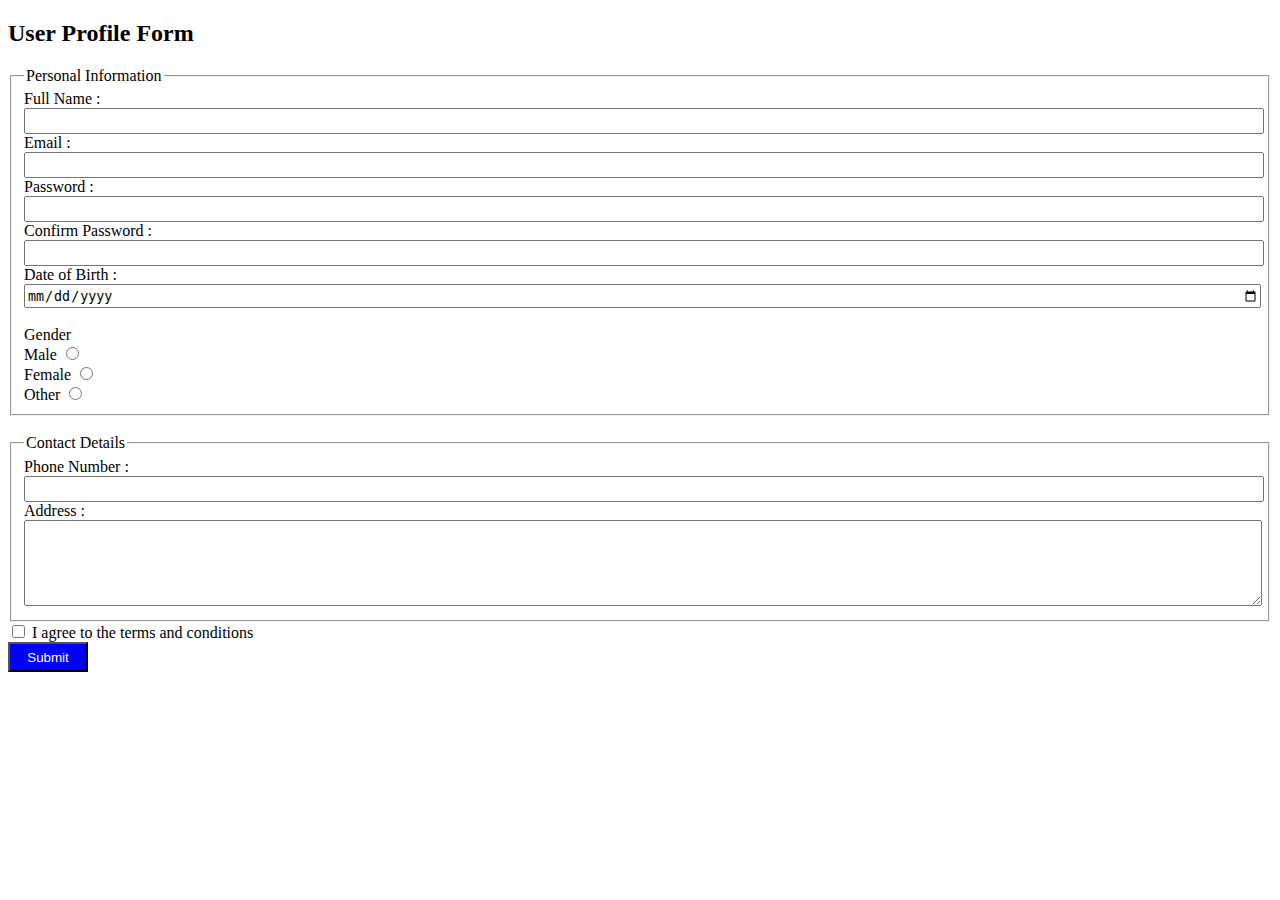
<file: form/index.html>
<!DOCTYPE html>
<html>
    <head>
        <meta charset="UTF-8">
        <meta name="viewport" content="width=device-width, initial-scale=1.0">
        <title>Form</title>
    </head>
    <body>
        <form><h2>User Profile Form</h2>
            <fieldset>
                <legend>Personal Information</legend>
                <label for="fullname">Full Name :</label>
                <input type="text" id="fullname" style="width: 100%; height:20px"><br>
                <label for="email">Email :</label>
                <input type="text" id="email" style="width: 100%; height:20px"><br>
                <label for="password">Password :</label>
                <input type="password" id="password" style="width: 100%; height:20px"><br>
                <label for="cpassword">Confirm Password :</label>
                <input type="password" id="cpassword" style="width: 100% ; height:20px"><br>
                <label for="dob">Date of Birth</label> :</label>
                <input type="date" id="dob" style="width: 100% ; height:20px"><br><br>
                <label for="Gender">Gender </label><br>
                <label for="male">Male</label>
                <input type="radio" name="radio" id="male"><br>
                <label for="female">Female</label>
                <input type="radio" id="female" name="radio"><br>
                <label for="other">Other</label>
                <input type="radio" id="other" name="radio"><br>
            </fieldset><br>
            <fieldset>
                <legend>Contact Details</legend>
                <label for="number">Phone Number :</label><br>
                <input type="number" id="number" style="width: 100%; height: 20px;"><br>

                <label for="address"> Address :</label><br>
                <textarea id="address" style="height: 80px; width:100%"></textarea>
            </fieldset>
            <input type="checkbox">
            <label>I agree to the terms and conditions</label><br>
            <button style="height: 30px; width: 80px; background: blue; color: white;">Submit</button>
        </form>
    </body>
</html>
</file>
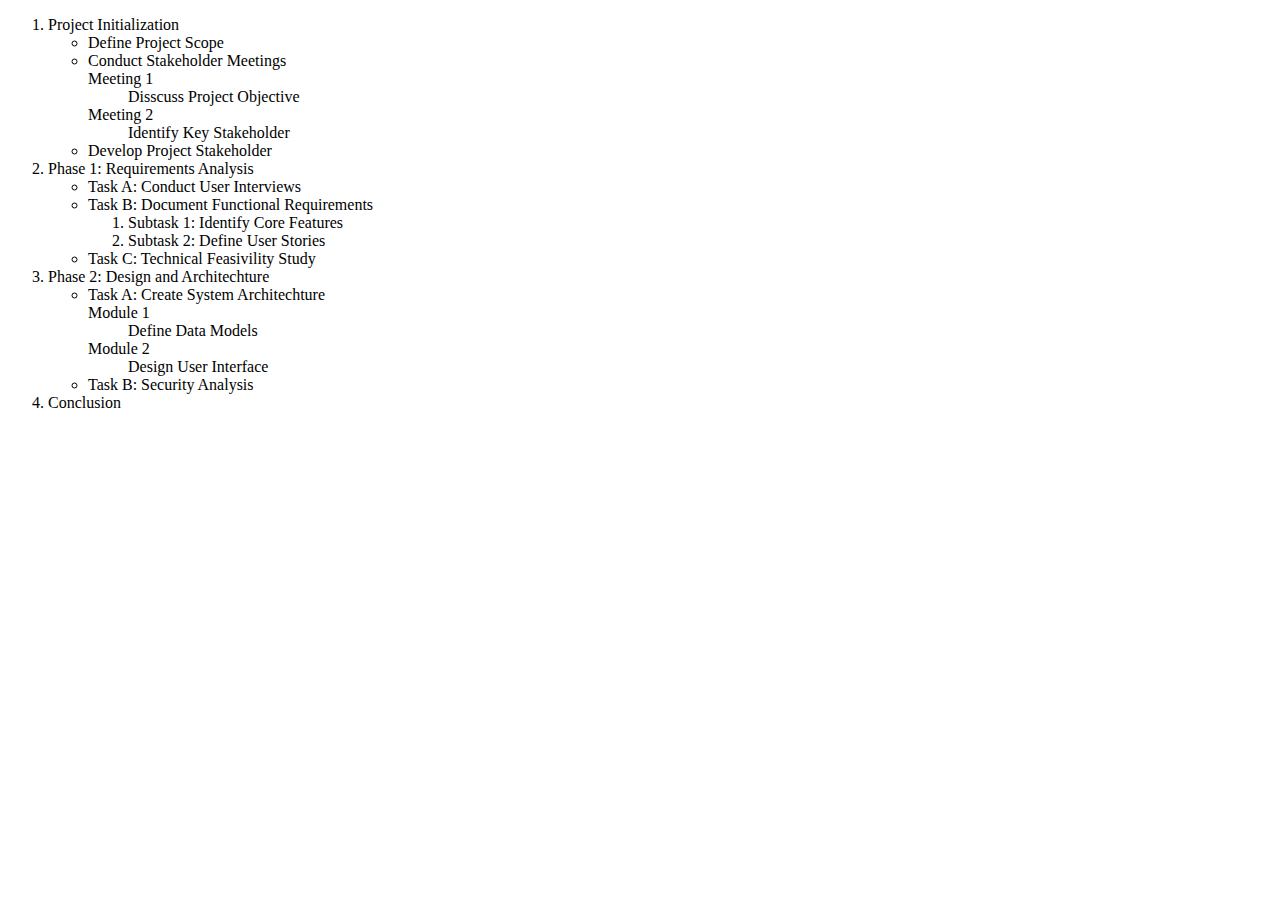
<file: list/index.html>
<!DOCTYPE html>
<html>
    <head>
        <meta charset="UTF-8">
        <meta name="viewport" content="width=device-width, initial-scale=1.0">
        <title>List</title>
    </head>
    <body>
        <ol>
            <li>Project Initialization</li>
            <ul>
                <li>Define Project Scope</li>
                <li>Conduct Stakeholder Meetings</li>
                <dl>
                    <dt>Meeting 1</dt>
                    <dd>Disscuss Project Objective</dd>
                    <dt>Meeting 2</dt>
                    <dd>Identify Key Stakeholder</dd>
                </dl>
                <li>Develop Project Stakeholder</li>
            </ul>
            
            <li>Phase 1: Requirements Analysis</li>
            <ul>
                <li>Task A: Conduct User Interviews</li>
                <li>Task B: Document Functional Requirements</li>
                <ol>
                    <li>Subtask 1: Identify Core Features</li>
                    <li>Subtask 2: Define User Stories</li>
                </ol>
                <li>Task C: Technical Feasivility Study</li>
            </ul>

            <li>Phase 2: Design and Architechture</li>
            <ul>
                <li>Task A: Create System Architechture</li>
                <dl>
                    <dt>Module 1</dt>
                    <dd>Define Data Models</dd>
                    <dt>Module 2</dt>
                    <dd>Design User Interface</dd>
                </dl>
                <li>Task B: Security Analysis</li>
            </ul>
            <li>Conclusion</li>
        </ol>
    </body>
</html>
</file>
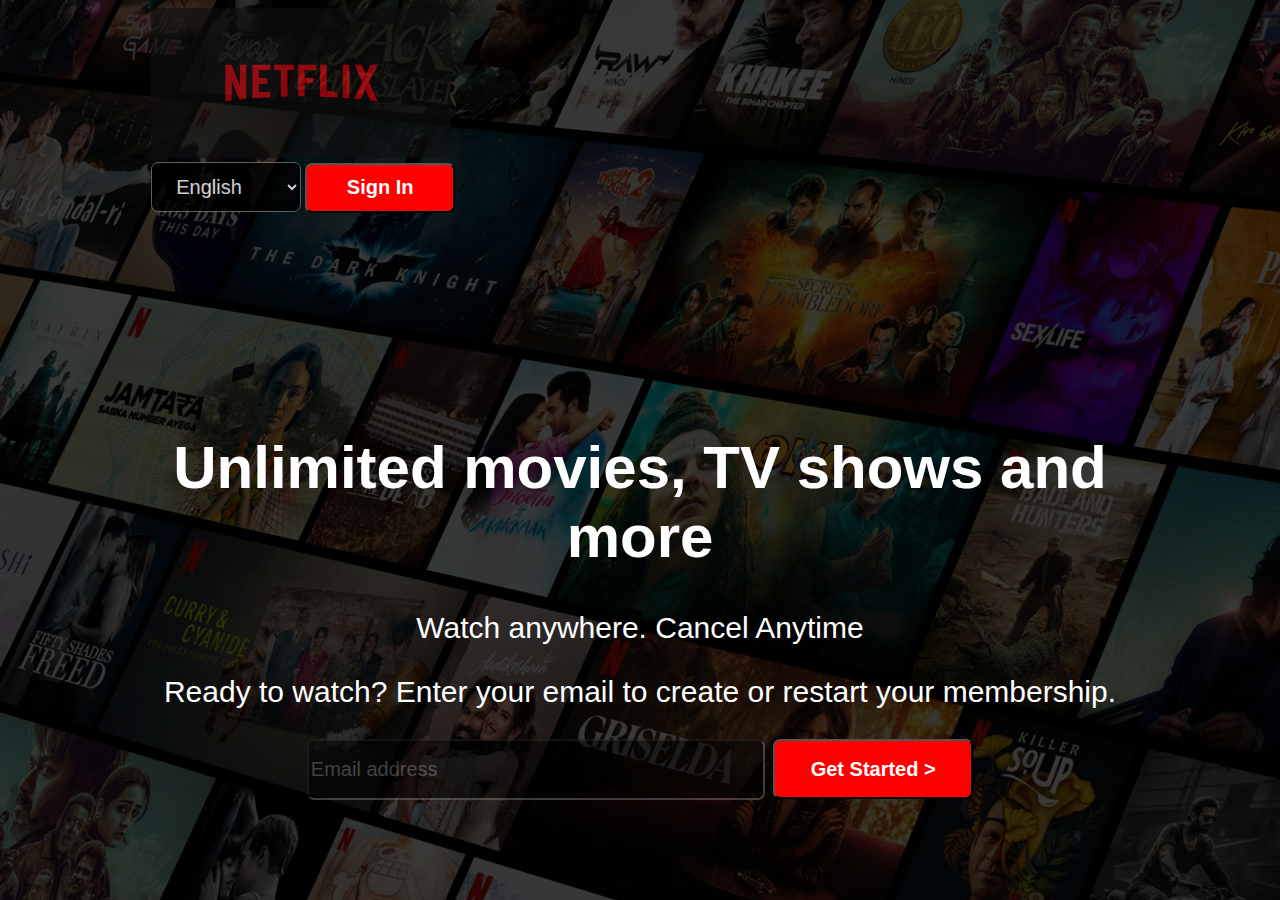
<file: netflix_page/index.html>
<!DOCTYPE html>
<html>
    <head>
        <meta charset="UTF-8">
            <meta name="viewport" content="width=device-width, initial-scale=1.0">
            <link rel="stylesheet" href="./style.css">
        <title>Netflix page</title>
    </head>
    <body>
        <div>
        <img class="logo" src="netflixlogo.jpg">
            <select id="c">
                <option>English</option>
                <option>Hindi</option>
                <option>Marathi</option>
            </select>
            <button id="d"><b>Sign In</b></button>
        </div>
        <div class="middle">
            <h1><b>Unlimited movies, TV shows and more</b></h1>
            <p>Watch anywhere. Cancel Anytime</p>
            <p>Ready to watch? Enter your email to create or restart your membership.</p>
            <input id="a" type="text" id="email" placeholder="Email address">
            <button id="b"><b>Get Started > </b></button>
        </div>
    </body>
</html>
</file>
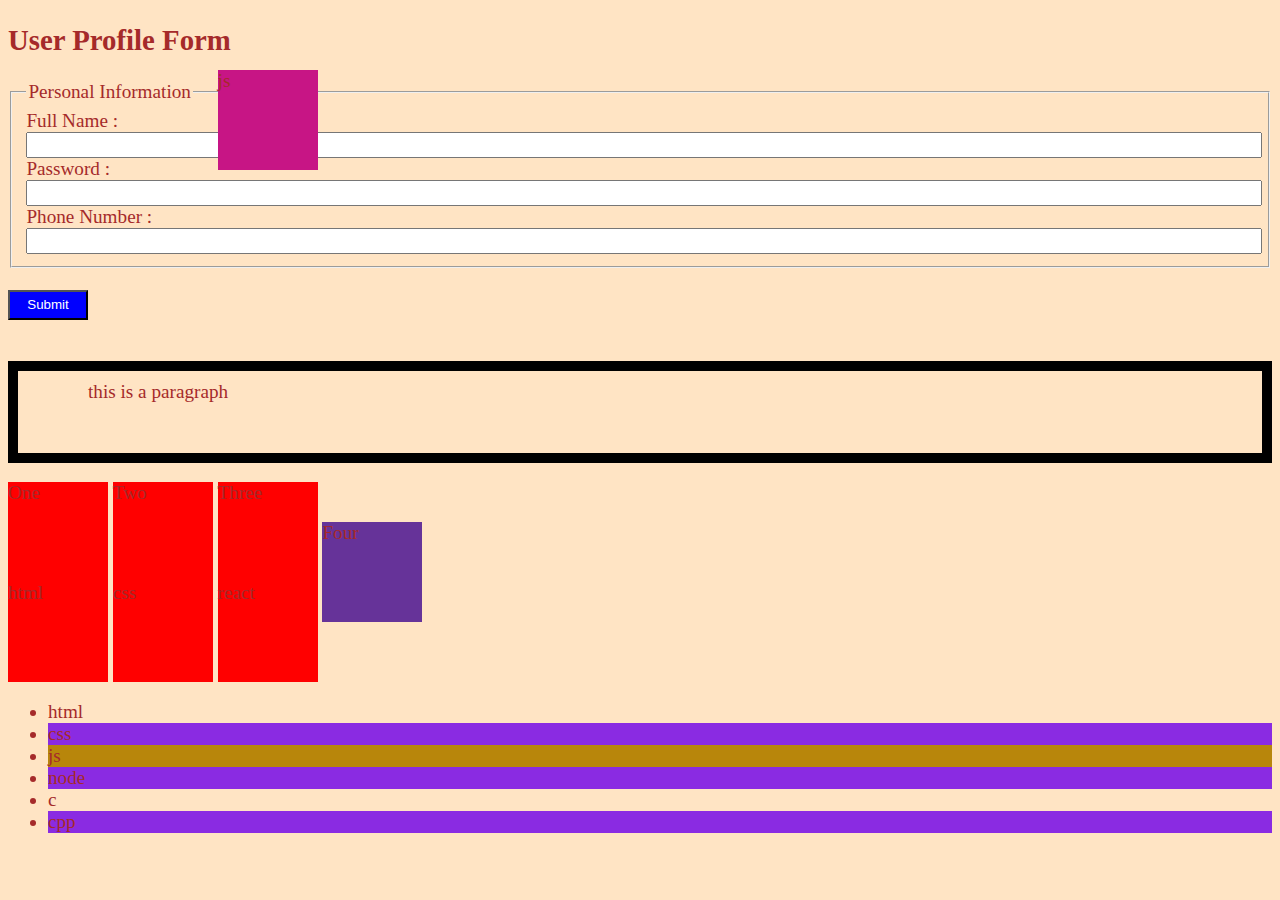
<file: popup_box/index.html>
<!DOCTYPE html>
<html>
    <head>
        <meta charset="UTF-8">
        <meta name="viewport" content="width=device-width, initial-scale=1.0">
        <link rel="stylesheet" href="./style.css">
        <script src="index.js"></script>
        <title>Popup</title>
    </head>
      
    <body>
        <form><h2>User Profile Form</h2>
            <fieldset>
                <legend>Personal Information</legend>
                <label for="username">Full Name :</label>
                <input type="text" id="username" name="username" style="width: 100%; height:20px" required><br>
                <label for="password">Password :</label>
                <input type="password" id="password" style="width: 100%; height:20px" required><br>
                <label for="number">Phone Number :</label>
                <input type="text" id="number" pattern="\d{1,10}" style="width: 100%; height:20px" required><br>
            </fieldset><br>
            <button style="height: 30px; width: 80px; background: blue; color: white;" onclick="myFunction()">Submit</span></button>
            <br>
            <br>
            <p>this is a paragraph</p>
        </form>
        <div class="parent">
            <div class="box" id="one">One</div>
            <div class="box" id="two">Two</div>
            <div class="box" id="three">Three</div>
            <div class="box" id="four">Four</div><br>
        </div>
        <div class="second">
            <div class="box" id="html">html</div>
            <div class="box" id="css">css</div>
            <div class="box" id="js">js</div>
            <div class="box" id="react">react</div>
        </div>
        <ul>
            <li>html</li>
            <li>css</li>
            <li>js</li>
            <li>node</li>
            <li>c</li>
            <li>cpp</li>
        </ul>
    </body>
</html>
</file>
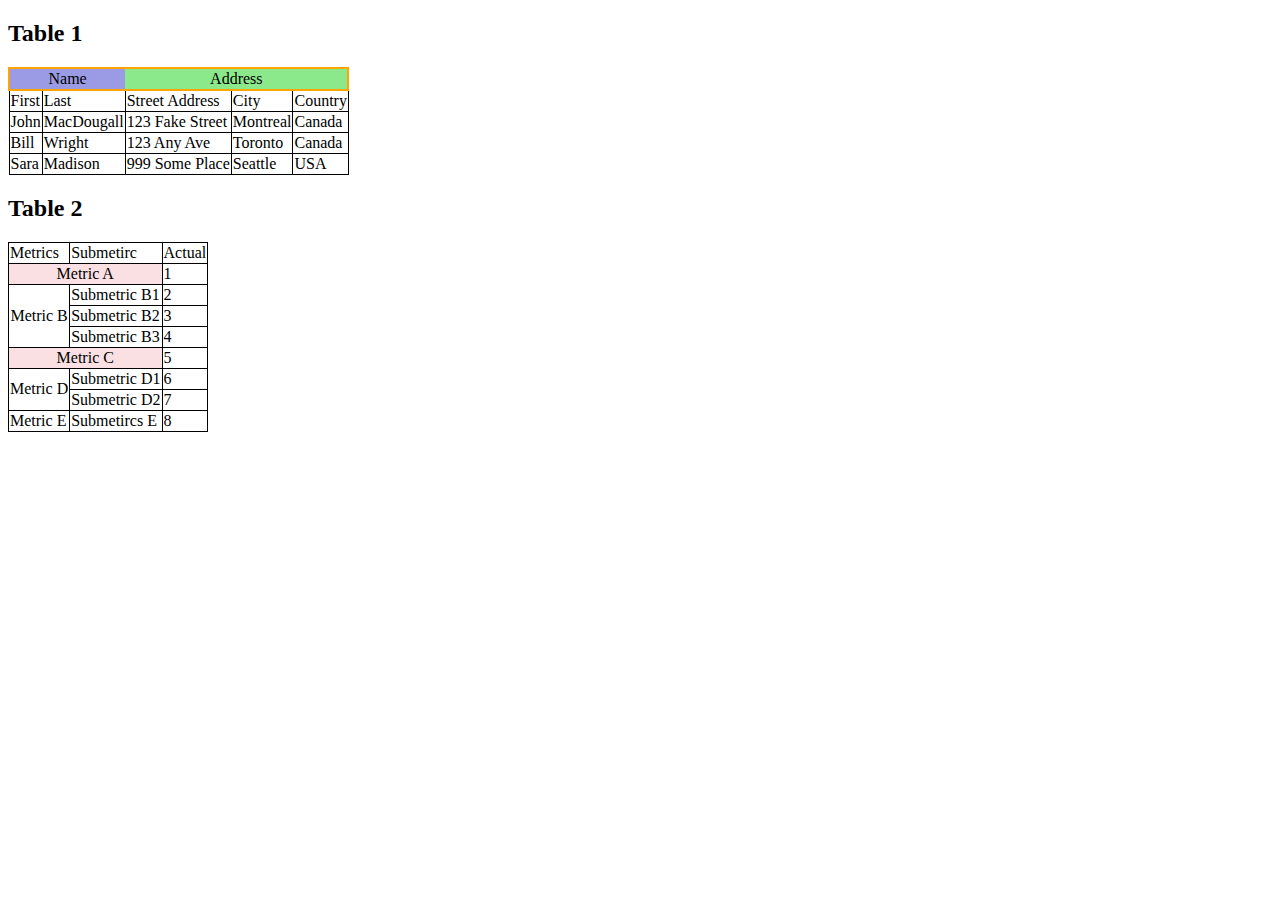
<file: table/index.html>
<!DOCTYPE html>
<html>
    <head>
        <meta charset="UTF-8">
        <meta name="viewport" content="width=device-width, initial-scale=1.0">
        <title>Table</title>
    </head>
    <body>
        <h2>Table 1</h2>
        <table style="border-collapse:collapse; border: 1px solid grey;">
                <tr style="border: 2px solid orange;">
                    <td colspan="2" style="background-color:rgb(155, 155, 229); text-align: center;">Name</td>
                    <td colspan="3" style="background-color:rgb(139, 233, 139); text-align: center;">Address</td>
                </tr>
                <tr style="border: 1px solid black;">
                    <td style="border: 1px solid black;">First</td>
                    <td style="border: 1px solid black;">Last</td>
                    <td style="border: 1px solid black;">Street Address</td>
                    <td style="border: 1px solid black;">City</td>
                    <td style="border: 1px solid black;">Country</td>
                </tr>
                <tr style="border: 1px solid black;">
                    <td style="border: 1px solid black;">John</td>
                    <td style="border: 1px solid black;">MacDougall</td>
                    <td style="border: 1px solid black;">123 Fake Street</td>
                    <td style="border: 1px solid black;">Montreal</td>
                    <td style="border: 1px solid black;">Canada</td>
                </tr>
                <tr style="border: 1px solid black;">
                    <td style="border: 1px solid black;">Bill</td>
                    <td style="border: 1px solid black;">Wright</td>
                    <td style="border: 1px solid black;">123 Any Ave</td>
                    <td style="border: 1px solid black;">Toronto</td>
                    <td style="border: 1px solid black;">Canada</td>
                </tr>
                <tr style="border: 1px solid black;">
                    <td style="border: 1px solid black; ">Sara</td>
                    <td style="border: 1px solid black;">Madison</td>
                    <td style="border: 1px solid black;">999 Some Place</td>
                    <td style="border: 1px solid black;">Seattle</td>
                    <td style="border: 1px solid black;">USA</td>
                </tr>
        </table>
        <h2>Table 2</h2>
        <table style="border-collapse:collapse; border: 1px solid grey;">
            <tr>
                <td style="border: 1px solid black;">Metrics</td>
                <td style="border: 1px solid black;">Submetirc</td>
                <td style="border: 1px solid black;">Actual</td>
            </tr>
            <tr>
                <td colspan="2" style="border: 1px solid black; text-align: center; background-color: rgb(250, 223, 227);">Metric A</td>
                <td style="border: 1px solid black;">1</td>
            </tr>
            <tr>
                <td rowspan="3" style="border: 1px solid black; text-align: center;">Metric B</td>
                <td style="border: 1px solid black;">Submetric B1</td>
                <td style="border: 1px solid black;">2</td>
            </tr>
            <tr>
                <td style="border: 1px solid black;">Submetric B2</td>
                <td style="border: 1px solid black;">3</td>
            </tr>
            <tr>
                <td style="border: 1px solid black;">Submetric B3</td>
                <td style="border: 1px solid black;">4</td>
            </tr>
            <tr>
                <td colspan="2" style="border: 1px solid black; text-align: center; background-color: rgb(250, 223, 227);;">Metric C</td>
                <td style="border: 1px solid black;">5</td>
            </tr>
            <tr>
                <td rowspan="2" style="border: 1px solid black; text-align: center;">Metric D</td>
                <td style="border: 1px solid black;">Submetric D1</td>
                <td style="border: 1px solid black;">6</td>
            </tr>
            <tr>
                <td style="border: 1px solid black;">Submetric D2</td>
                <td style="border: 1px solid black;">7</td>
            </tr>
            <tr>
                <td style="border: 1px solid black;">Metric E</td>
                <td style="border: 1px solid black;">Submetircs E</td>
                <td style="border: 1px solid black;">8</td>
            </tr>
    </table>
    </body>
</html>
</file>
<file: netflix_page/style.css>
body{
    background-image: linear-gradient(rgba(0, 0, 0, 0.7),
                       rgba(0, 0, 0, 0.7)), url('netflixbackground.jpg');
    margin-left: 4cm;
    margin-right: 4cm;
}
.middle{
    text-align: center;
    color: white;
    justify-content: center;
    font-family: Netflix Sans,Helvetica Neue,Segoe UI,Roboto,Ubuntu,sans-serif;
    font-size: 30px;
    padding-top: 180px;
    
}

button{
    background-color: red;
    box-shadow: none;
    color: white;
    
}
.logo{
    width: 300px;
    height: 150px;
    padding-right: 900px;
    opacity: 0.6;
}
#a{
    width: 450px;
    height:55px;
    border-radius: 7px;
    background:black;
    opacity: 0.5;
    color: white;
    font-size: 20px;
}
#b{
    width: 200px;
    height:60px;
    border-radius: 7px;
    font-size: 20px;
    color: white;
}
#c{
    width: 150px;
    height:50px;
    border-radius: 7px;
    color: white;
    background:black;
    opacity: 0.8;
    font-size: 20px;
    font-family: Netflix Sans,Helvetica Neue,Segoe UI,Roboto,Ubuntu,sans-serif;
    padding-left: 20px;
}
#d{
    width: 150px;
    height:50px;
    border-radius: 7px;
    color: white;
    font-size: 20px;
    align-content: end;
    font-family: Netflix Sans,Helvetica Neue,Segoe UI,Roboto,Ubuntu,sans-serif;
}
</file>
<file: popup_box/style.css>
body{
    background-color:bisque;
    font-size: larger;
    color: brown;
}
input{
    height: 20px;
    width: 100%;
}
p{
    border: solid black 10px;
    padding: 10px 20px 50px 70px;
    box-sizing: border-box;
}
.box {
    display: inline-block;
    background: red;
    width: 100px;
    height: 100px;
}

#four {
    position: relative;
    top: 40px;
    background: rebeccapurple;
}
#js {
    position: absolute; 
    top: 70px;
    background: mediumvioletred;
}
li:nth-child(even) {
    background-color: blueviolet;
}
li:nth-child(3) {
    background-color:darkgoldenrod
}
@media only screen and (max-width: 600px) {
 body {
    background-color: blue;
    font-size: small;
    color: blanchedalmond;
    }
}
</file>
